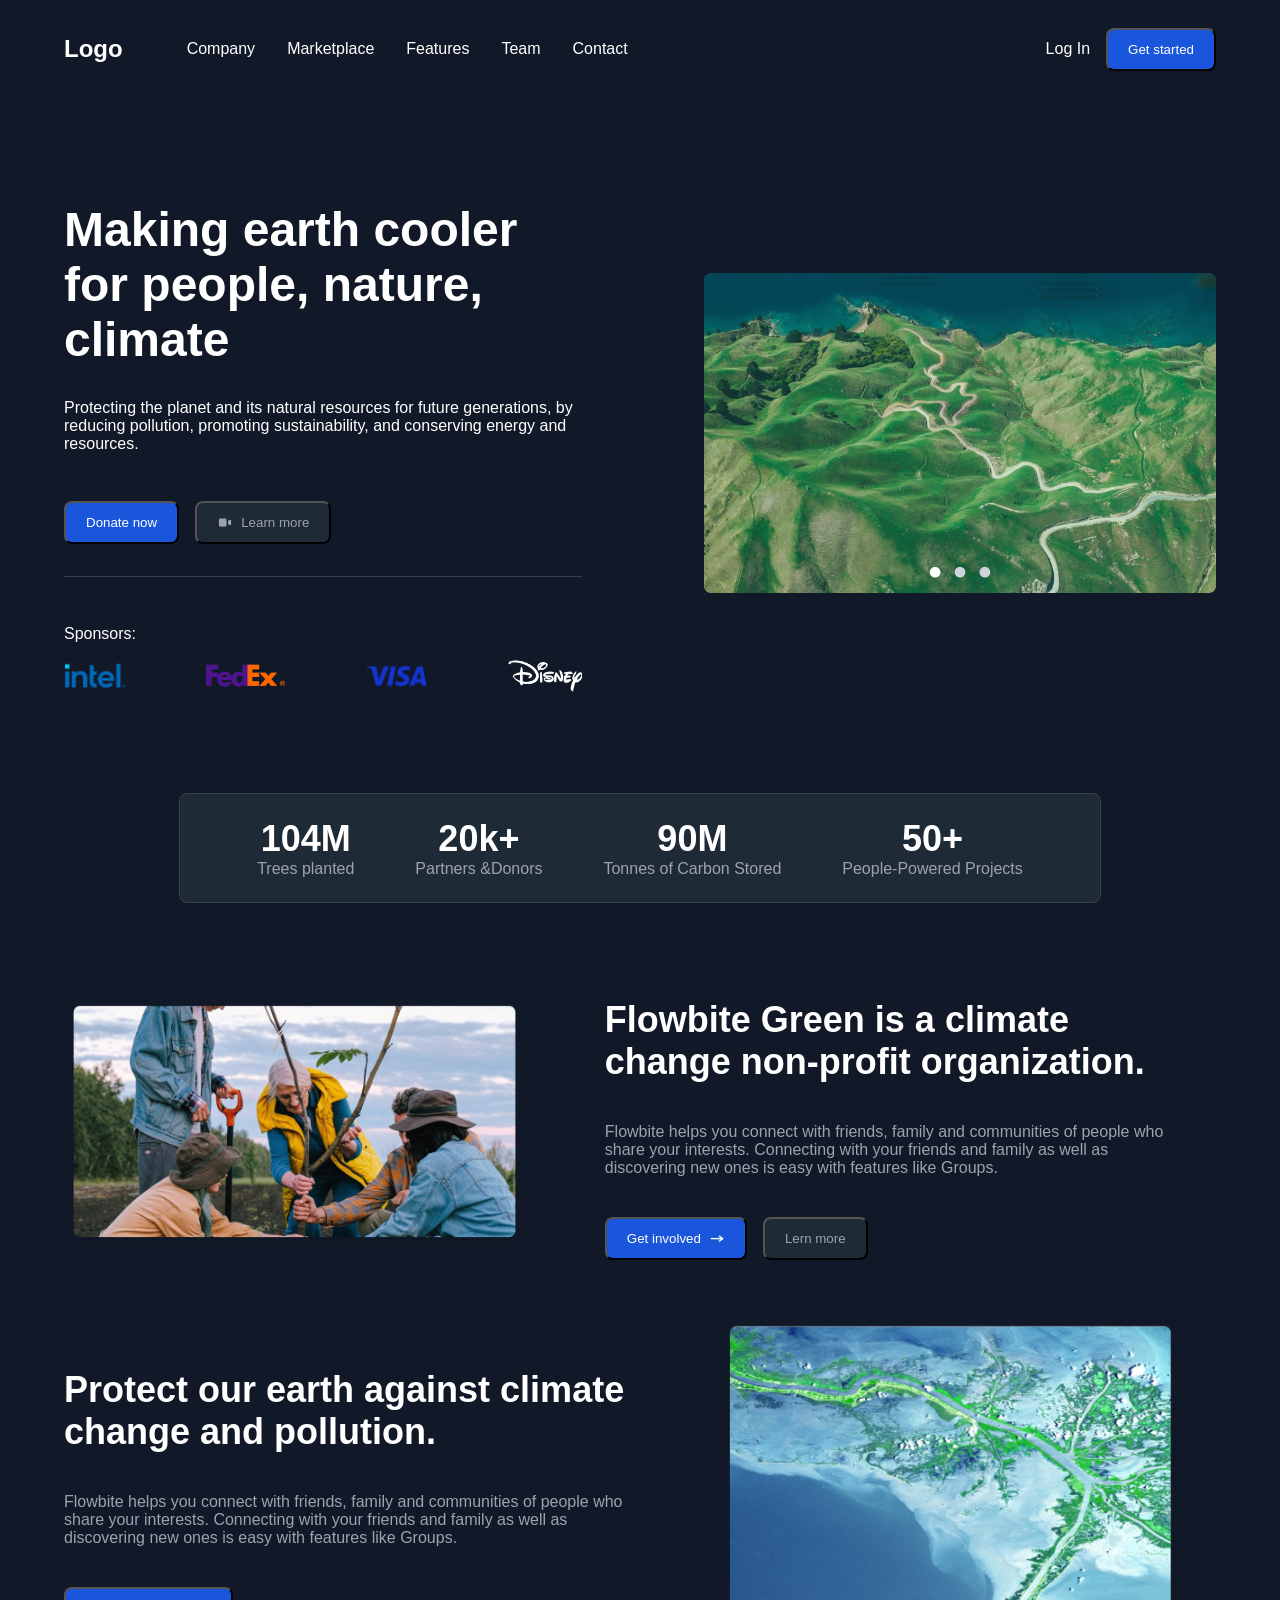
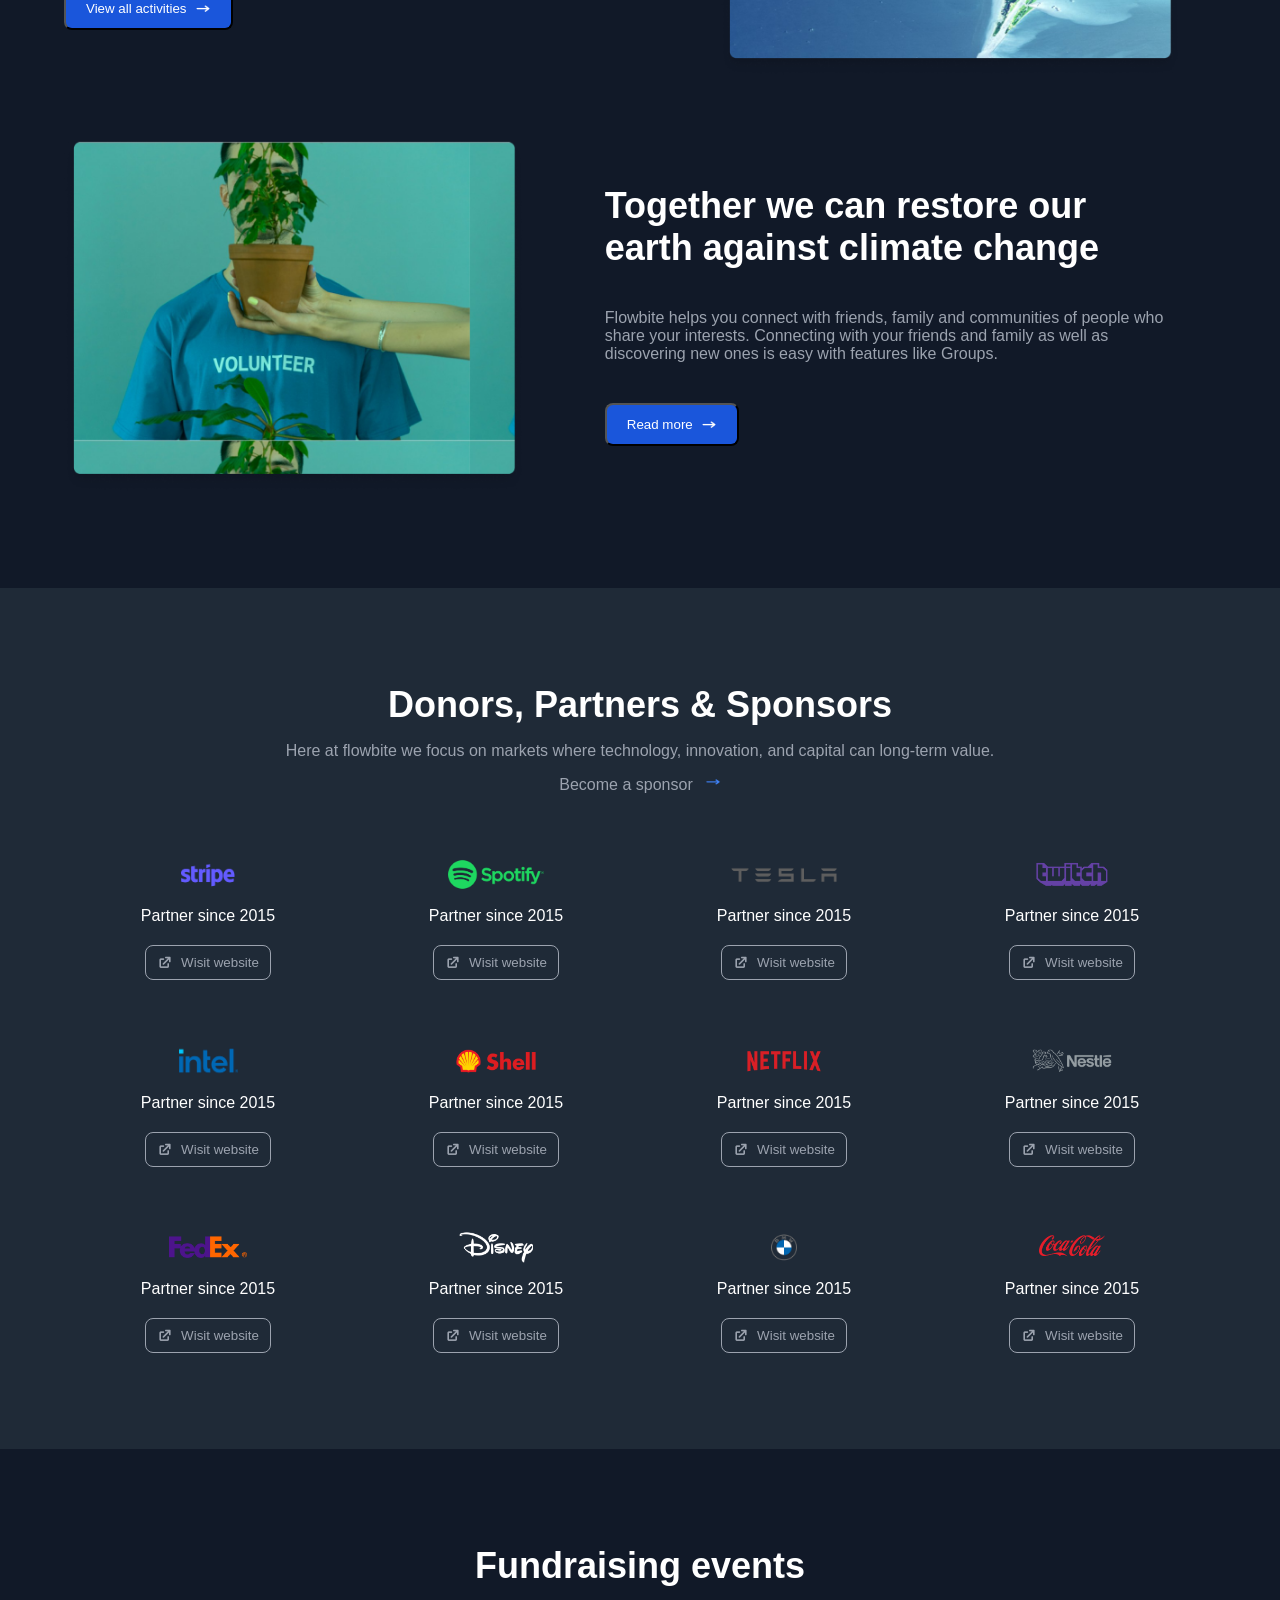
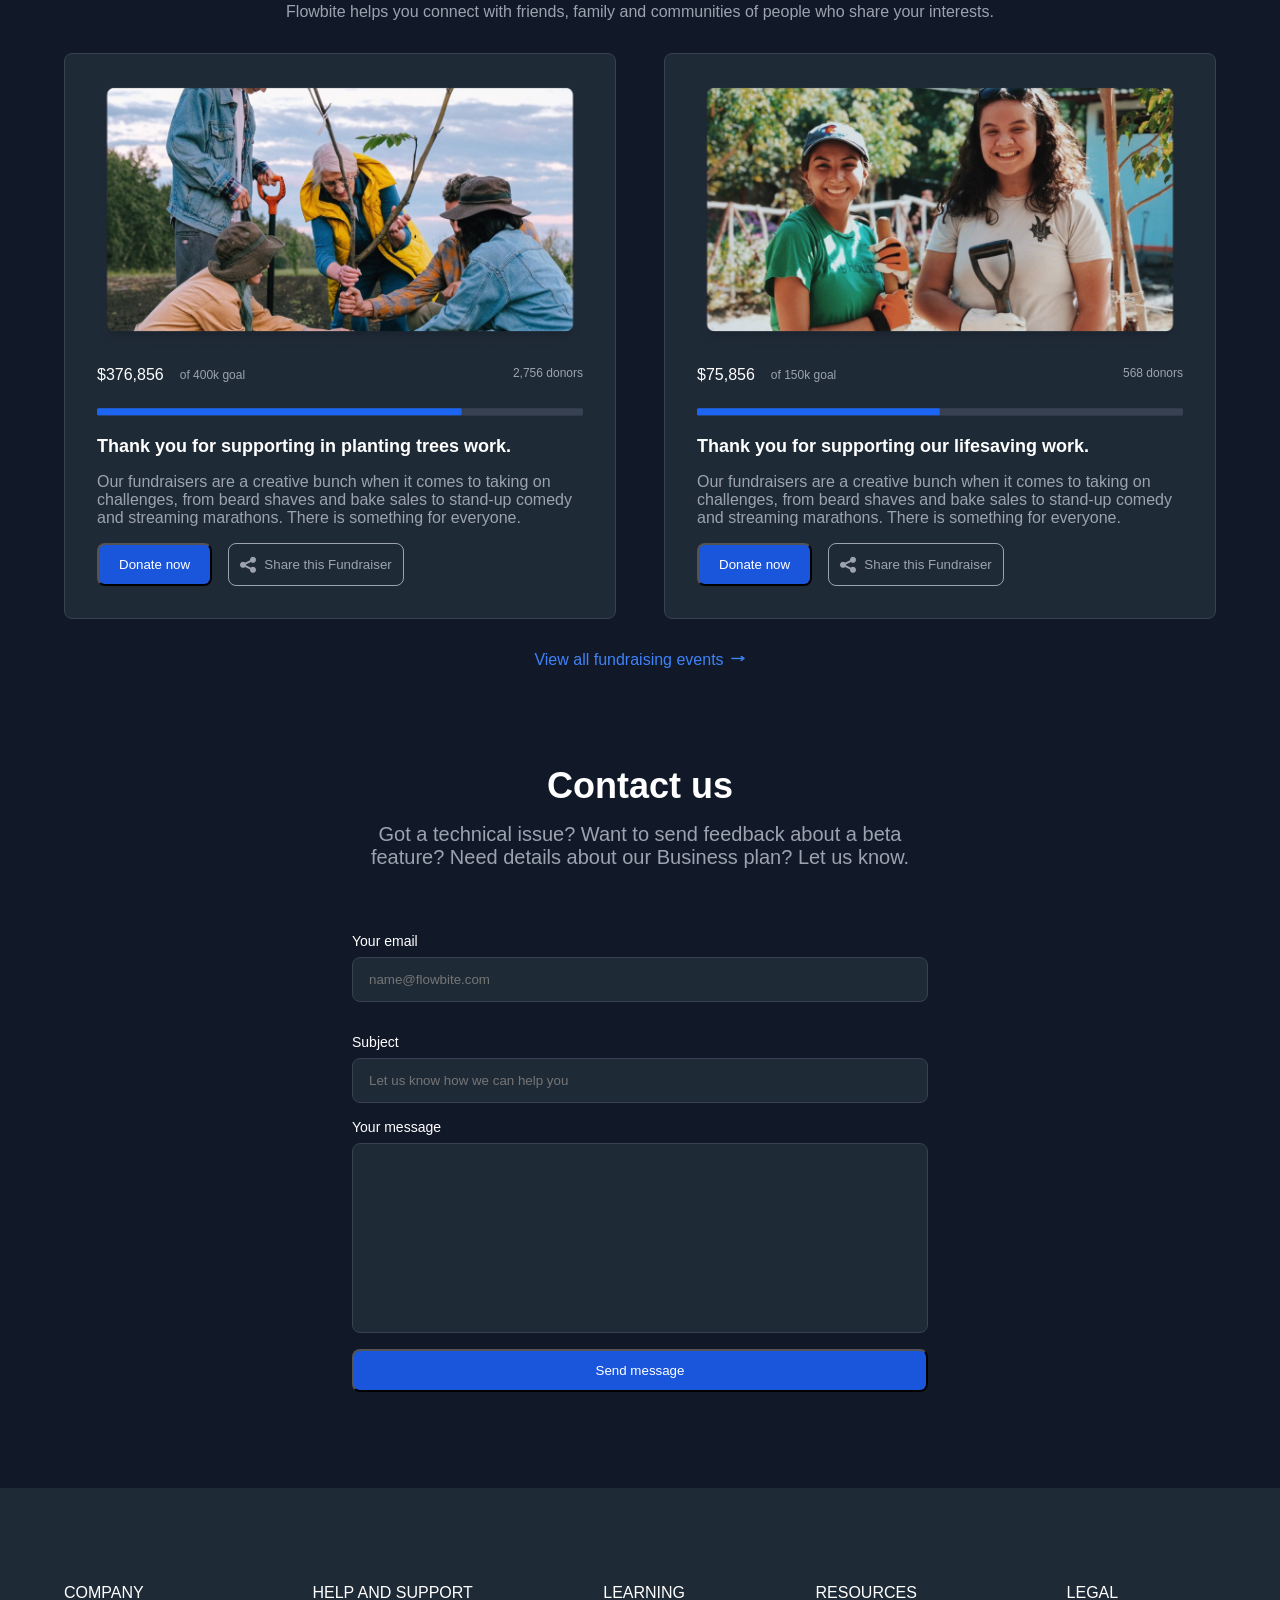
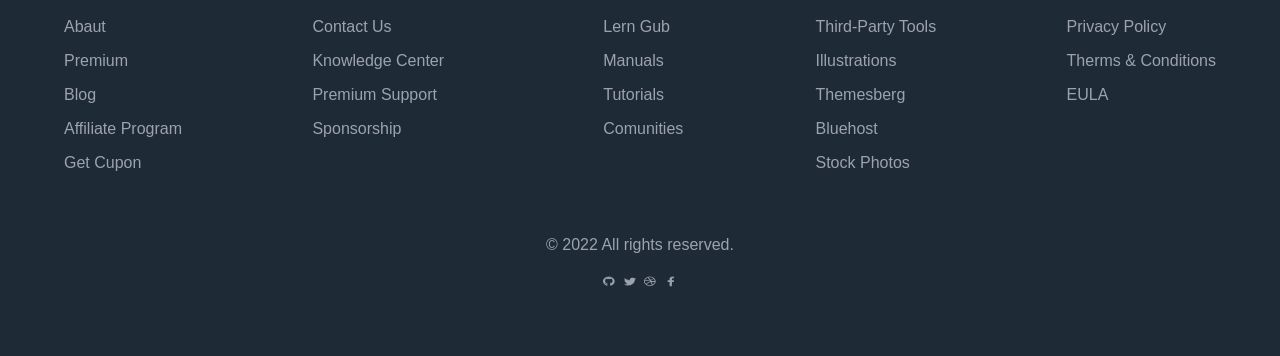
<file: lekcje/ćwiczenie drugie/index.html>
<!DOCTYPE html>
<html lang="en">
  <head>
    <meta charset="UTF-8" />
    <meta name="viewport" content="width=device-width, initial-scale=1.0" />
    <title>Document</title>
    <link rel="stylesheet" href="style.css" />
  </head>

  <body>
    <div class="mainContainer1">
      <div class="mainWrapper navBar">
        <div class="logo">Logo</div>
        <div class="nav">
          <a href="#">Company</a>
          <a href="#">Marketplace</a>
          <a href="#">Features</a><a href="#">Team</a>
          <a href="#">Contact</a>
        </div>

        <img src="images/menu.png" class="toggleMenu" alt="" />

        <div class="login">
          <a href="#">Log In</a>
          <button>Get started</button>
        </div>
      </div>
    </div>
    <div class="mainContainer2">
      <div>
        <header>
          <div>
            <div>
              <h1>Making earth cooler for people, nature, climate</h1>
              <p>
                Protecting the planet and its natural resources for future
                generations, by reducing pollution, promoting sustainability,
                and conserving energy and resources.
              </p>
            </div>
            <div class="buttonWrapper">
              <button>Donate now</button>
              <button class="button2">
                <img
                  class="smallImage"
                  src="images/video-camera.png"
                  alt=""
                />Learn more
              </button>
            </div>
            <div class="sponsors">
              <p>Sponsors:</p>
              <div class="logosContainer">
                <div class="logos">
                  <img src="images/Intel.png" alt="logo intel" />
                </div>
                <div class="logos">
                  <img src="images/Fedex.png" alt="logo Fedex" />
                </div>
                <div class="logos">
                  <img src="images/Visa.png" alt="logo visa" />
                </div>
                <div class="logos">
                  <img src="images/Disney.png" alt="logo disney" />
                </div>
              </div>
            </div>
          </div>

          <img src="images/Carousel.png" alt="logo Carousel" />
        </header>
      </div>
    </div>
    <div class="mainContainer3">
      <div>
        <div class="socialMedia">
          <div class="div">
            <div class="wrapperSocjal">
              <div class="box">
                <div class="nrBox">104M</div>
                <div class="textBox">Trees planted</div>
              </div>
              <div class="box">
                <div class="nrBox">20k+</div>
                <div class="textBox">Partners &Donors</div>
              </div>
              <div class="box">
                <div class="nrBox">90M</div>
                <div class="textBox">Tonnes of Carbon Stored</div>
              </div>
              <div class="box">
                <div class="nrBox">50+</div>
                <div class="textBox">People-Powered Projects</div>
              </div>
            </div>
          </div>
        </div>
      </div>
    </div>

    <div class="mainContainer4">
      <div class="articles">
        <div class="article">
          <img src="images/Mockup.png" alt="" />
          <div class="wrapper">
            <div class="Title">
              Flowbite Green is a climate change non-profit organization.
            </div>
            <p class="textBox">
              Flowbite helps you connect with friends, family and communities of
              people who share your interests. Connecting with your friends and
              family as well as discovering new ones is easy with features like
              Groups.
            </p>
            <div class="wrapperButtons">
              <button>
                <div>Get involved</div>
                <img src="images/arrow-right.png" class="smallImage" alt="" />
              </button>
              <button class="button2">Lern more</button>
            </div>
          </div>
        </div>
        <div class="article">
          <div class="wrapper">
            <div class="Title">
              Protect our earth against climate change and pollution.
            </div>
            <p class="textBox">
              Flowbite helps you connect with friends, family and communities of
              people who share your interests. Connecting with your friends and
              family as well as discovering new ones is easy with features like
              Groups.
            </p>
            <span class="wrapperButtons">
              <button>
                <div>View all activities</div>
                <img src="images/arrow-right.png" class="smallImage" alt="" />
              </button>
            </span>
          </div>
          <img src="images/Mockup (1)1.png" alt="" />
        </div>
        <div class="article">
          <img src="images/Mockup (2).png" alt="" />
          <div class="wrapper">
            <div class="Title">
              Together we can restore our earth against climate change
            </div>
            <p class="textBox">
              Flowbite helps you connect with friends, family and communities of
              people who share your interests. Connecting with your friends and
              family as well as discovering new ones is easy with features like
              Groups.
            </p>
            <span class="wrapperButtons">
              <button>
                <div>Read more</div>
                <img src="images/arrow-right.png" class="smallImage" alt="" />
              </button>
            </span>
          </div>
        </div>
      </div>
    </div>
    <div class="mainContainer5">
      <div>
        <div class="headingWrapper">
          <div class="Title">Donors, Partners & Sponsors</div>
          <div class="textBox">
            Here at flowbite we focus on markets where technology, innovation,
            and capital can long-term value.
          </div>
          <div>
            <div class="textBox">Become a sponsor</div>
            <img
              src="images/arrow-narrow-right.png"
              class="smallImage"
              alt=""
            />
          </div>
        </div>
        <div class="wrapperRows">
          <div class="rowDonors">
            <div class="cardWrapper">
              <div class="topCard">
                <div class="logo"><img src="images/Stripe.png" alt="" /></div>
                Partner since 2015
              </div>
              <button class="buttonCard">
                <img
                  src="images/external-link.png"
                  class="smallImage2"
                  alt=""
                />Wisit website
              </button>
            </div>

            <div class="cardWrapper">
              <div class="topCard">
                <div class="logo"><img src="images/Spotify.png" alt="" /></div>
                Partner since 2015
              </div>
              <button class="buttonCard">
                <img
                  src="images/external-link.png"
                  class="smallImage2"
                  alt=""
                />Wisit website
              </button>
            </div>

            <div class="cardWrapper">
              <div class="topCard">
                <div class="logo"><img src="images/Tesla.png" alt="" /></div>
                Partner since 2015
              </div>
              <button class="buttonCard">
                <img
                  src="images/external-link.png"
                  class="smallImage2"
                  alt=""
                />Wisit website
              </button>
            </div>

            <div class="cardWrapper">
              <div class="topCard">
                <div class="logo"><img src="images/Twitch.png" alt="" /></div>
                Partner since 2015
              </div>
              <button class="buttonCard">
                <img
                  src="images/external-link.png"
                  class="smallImage2"
                  alt=""
                />Wisit website
              </button>
            </div>
          </div>
          <div class="rowDonors">
            <div class="cardWrapper">
              <div class="topCard">
                <div class="logo"><img src="images/Intel.png" alt="" /></div>
                Partner since 2015
              </div>
              <button class="buttonCard">
                <img
                  src="images/external-link.png"
                  class="smallImage2"
                  alt=""
                />Wisit website
              </button>
            </div>

            <div class="cardWrapper">
              <div class="topCard">
                <div class="logo"><img src="images/Shell.png" alt="" /></div>
                Partner since 2015
              </div>
              <button class="buttonCard">
                <img
                  src="images/external-link.png"
                  class="smallImage2"
                  alt=""
                />Wisit website
              </button>
            </div>

            <div class="cardWrapper">
              <div class="topCard">
                <div class="logo"><img src="images/Netflix.png" alt="" /></div>
                Partner since 2015
              </div>
              <button class="buttonCard">
                <img
                  src="images/external-link.png"
                  class="smallImage2"
                  alt=""
                />Wisit website
              </button>
            </div>

            <div class="cardWrapper">
              <div class="topCard">
                <div class="logo"><img src="images/Nestlé.png" alt="" /></div>
                Partner since 2015
              </div>
              <button class="buttonCard">
                <img
                  src="images/external-link.png"
                  class="smallImage2"
                  alt=""
                />Wisit website
              </button>
            </div>
          </div>
          <div class="rowDonors">
            <div class="cardWrapper">
              <div class="topCard">
                <div class="logo"><img src="images/Fedex.png" alt="" /></div>
                Partner since 2015
              </div>
              <button class="buttonCard">
                <img
                  src="images/external-link.png"
                  class="smallImage2"
                  alt=""
                />Wisit website
              </button>
            </div>

            <div class="cardWrapper">
              <div class="topCard">
                <div class="logo"><img src="images/Disney.png" alt="" /></div>
                Partner since 2015
              </div>
              <button class="buttonCard">
                <img
                  src="images/external-link.png"
                  class="smallImage2"
                  alt=""
                />Wisit website
              </button>
            </div>

            <div class="cardWrapper">
              <div class="topCard">
                <div class="logo"><img src="images/BMW.png" alt="" /></div>
                Partner since 2015
              </div>
              <button class="buttonCard">
                <img
                  src="images/external-link.png"
                  class="smallImage2"
                  alt=""
                />Wisit website
              </button>
            </div>

            <div class="cardWrapper">
              <div class="topCard">
                <div class="logo">
                  <img src="images/Coca-Cola.png" alt="" />
                </div>
                Partner since 2015
              </div>
              <button class="buttonCard">
                <img
                  src="images/external-link.png"
                  class="smallImage2"
                  alt=""
                />Wisit website
              </button>
            </div>
          </div>
        </div>
      </div>
    </div>
    <div class="mainContainer6">
      <div>
        <div class="headingWrapper">
          <div class="Title">Fundraising events</div>
          <div class="textBox">
            Flowbite helps you connect with friends, family and communities of
            people who share your interests.
          </div>
        </div>
        <div class="eventsWrapper">
          <div class="event">
            <img src="images/Mockup.png" alt="" />
            <div class="wrapperProgres">
              <div class="label">
                <div class="leftLabel">
                  $376,856
                  <div class="secondLeft">of 400k goal</div>
                </div>
                <div class="rightLabel">2,756 donors</div>
              </div>
              <div class="progres">
                <img src="images/Shape (1).png" class="long" alt="" /><img
                  src="images/Shape.png"
                  alt=""
                />
              </div>
            </div>
            <div class="title">
              Thank you for supporting in planting trees work.
            </div>
            <div class="textBox">
              Our fundraisers are a creative bunch when it comes to taking on
              challenges, from beard shaves and bake sales to stand-up comedy
              and streaming marathons. There is something for everyone.
            </div>

            <div class="eventButtons">
              <button>Donate now</button>
              <button class="buttonCard">
                <img src="images/Vector.png" class="smallImage2" alt="" />Share
                this Fundraiser
              </button>
            </div>
          </div>
          <div class="event">
            <img src="images/Mockup (1).png" alt="" />
            <div class="wrapperProgres">
              <div class="label">
                <div class="leftLabel">
                  $75,856
                  <div class="secondLeft">of 150k goal</div>
                </div>
                <div class="rightLabel">568 donors</div>
              </div>
              <div class="progres">
                <img src="images/Shape (1).png" class="short" alt="" /><img
                  src="images/Shape.png"
                  alt=""
                />
              </div>
            </div>
            <div class="title">
              Thank you for supporting our lifesaving work.
            </div>
            <div class="textBox">
              Our fundraisers are a creative bunch when it comes to taking on
              challenges, from beard shaves and bake sales to stand-up comedy
              and streaming marathons. There is something for everyone.
            </div>

            <div class="eventButtons">
              <button>Donate now</button>
              <button class="buttonCard">
                <img src="images/Vector.png" class="smallImage2" alt="" />Share
                this Fundraiser
              </button>
            </div>
          </div>
        </div>
        <div class="cta">
          View all fundraising events
          <div>
            <img
              src="images/arrow-narrow-right.png"
              class="smallImage"
              alt=""
            />
          </div>
        </div>
      </div>
    </div>
    <div class="mainContainer7">
      <div>
        <div class="contactWrapper">
          <div class="Title">Contact us</div>
          <div class="textBox">
            Got a technical issue? Want to send feedback about a beta feature?
            Need details about our Business plan? Let us know.
          </div>
        </div>
        <div class="formWrapper">
          <div class="form">
            <div class="scw">
              <div class="mailWrapper">
                <label for="email">Your email</label>
                <input
                  type="email"
                  id="email"
                  placeholder="name@flowbite.com"
                />
              </div>
              <div class="inputTitle">
                <label for="title">Subject</label>
                <input
                  type="text"
                  title="title"
                  placeholder="Let us know how we can help you"
                />
              </div>
            </div>
            <div class="message">
              <label for="message">Your message</label>
              <input type="text" id="message" />
            </div>
            <button type="submit">Send message</button>
          </div>
        </div>
      </div>
    </div>
    <div class="mainContainer8">
      <div>
        <footer>
          <div class="linkWrapper">
            <div class="linkKolumn">
              <div class="linkHeading">COMPANY</div>
              <div class="link">
                <a href="" class="textBox">Abaut</a>
                <a href="" class="textBox"> Premium</a>
                <a href="" class="textBox">Blog</a>
                <a href="" class="textBox">Affiliate Program</a>
                <a href="" class="textBox">Get Cupon</a>
              </div>
            </div>
            <div class="linkKolumn">
              <div class="linkHeading">HELP AND SUPPORT</div>
              <div class="link">
                <a href="" class="textBox">Contact Us</a>
                <a href="" class="textBox"> Knowledge Center</a>
                <a href="" class="textBox">Premium Support</a>
                <a href="" class="textBox">Sponsorship</a>
              </div>
            </div>
            <div class="linkKolumn">
              <div class="linkHeading">LEARNING</div>
              <div class="link">
                <a href="" class="textBox">Lern Gub</a>
                <a href="" class="textBox"> Manuals</a>
                <a href="" class="textBox">Tutorials</a>
                <a href="" class="textBox">Comunities</a>
              </div>
            </div>
            <div class="linkKolumn">
              <div class="linkHeading">RESOURCES</div>
              <div class="link">
                <a href="" class="textBox">Third-Party Tools</a>
                <a href="" class="textBox"> Illustrations</a>
                <a href="" class="textBox">Themesberg</a>
                <a href="" class="textBox">Bluehost</a>
                <a href="" class="textBox">Stock Photos</a>
              </div>
            </div>
            <div class="linkKolumn">
              <div class="linkHeading">LEGAL</div>
              <div class="link">
                <a href="" class="textBox">Privacy Policy</a>
                <a href="" class="textBox">Therms & Conditions </a>
                <a href="" class="textBox">EULA</a>
              </div>
            </div>
          </div>
          <div class="socialWrapper textBox">
            <div>© 2022 All rights reserved.</div>
            <div class="socialLinks">
              <img src="images/github.png" alt="" class="smallImage" />
              <img src="images/twitter.png" alt="" class="smallImage" />
              <img src="images/dribbble.png" alt="" class="smallImage" />
              <img src="images/facebook-f.png" alt="" class="smallImage" />
            </div>
          </div>
        </footer>
      </div>
    </div>
  </body>
</html>
</file>
<file: lekcje/ćwiczenie drugie/style.css>
:root {
  @import url("https://fonts.googleapis.com/css2?family=Inter:wght@400;500;600;700;800;900&display=swap");
  --darkNavy: #111928;
  --darkGray: #1f2a37;
  --gray: #374151;
  --lightGray: #9ca3af;
  --white: #fff;
  --buttonColor: #1a56db;
  box-sizing: border-box;
  font-family: "Inter", sans-serif;
  font-size: 16px;
}

*::before,
*::after {
  box-sizing: inherit;
}

body {
  min-width: 320px;
  margin: 0 0;
  font-weight: 500;
  color: var(--white);
  position: relative;
}

.toggleMenu {
  width: 33px;
  display: none;
}

a {
  text-decoration: none;
}

.mainContainer1,
.mainContainer2,
.mainContainer3,
.mainContainer4,
.mainContainer6,
.mainContainer7 {
  background-color: var(--darkNavy);
  display: flex;
  justify-content: center;
}

.mainContainer5,
.mainContainer8 {
  background-color: var(--darkGray);
  display: flex;
  justify-content: center;
}

.mainContainer1> :first-child,
.mainContainer2> :first-child,
.mainContainer3> :first-child,
.mainContainer4> :first-child,
.mainContainer6> :first-child,
.mainContainer7> :first-child,
.mainContainer5> :first-child,
.mainContainer8> :first-child {
  width: min(1980px, 100%);
  padding-left: 5%;
  padding-right:5% ;
}

.smallImage {
  width: 1rem;
  height: 0.8rem;
}

button {
  background-color: var(--buttonColor);
  color: var(--white);
  display: flex;
  justify-content: center;
  align-items: center;
  padding: 12px 20px;
  border-radius: 0.5rem;
  gap: 0.5rem;
}

.button2 {
  background-color: var(--darkGray);
  display: flex;
  align-items: center;
  gap: 0.5rem;
  padding: 12px 20px;
  color: var(--lightGray);
}

h1 {
  font-size: 3rem;
}

.login>a,
.nav>a {
  color: var(--white);
  text-decoration: none;
}

.logo {
  color: var(--white);
  font-size: 1.5rem;
  text-decoration: none;
}

.mainWrapper {
  display: flex;
  align-items: center;
  gap: 4rem;
}

.navBar {
  padding-top: 1.5rem;
}

.logo {
  font-size: 1.5rem;
  font-weight: 600;
}

.nav {
  display: flex;
  align-items: center;
  width: 100%;
  padding: 1rem 0;
  gap: 2rem;
}

.login {
  display: flex;
  align-items: center;
  gap: 1rem;
  flex-shrink: 0;
}

header {
  display: flex;
  justify-content: space-between;
  align-items: center;
  padding: 6rem 0;
}

header>div {
  display: flex;
  flex-direction: column;
  width: 45%;
  gap: 2rem;
}

.logo>img,
.logos>img {
  height: 2.1rem;
}

.logosContainer {
  display: flex;
  justify-content: space-between;
  align-items: center;
  gap: 2rem;
}

.sponsors {
  gap: 12px;
  border-top: 1px solid #374151;
  padding-top: 2rem;
}

.buttonWrapper {
  display: flex;
  gap: 1rem;
}

.socialMedia {
  display: flex;
  justify-content: center;
  padding-bottom: 6rem;
}

.socialMedia>div {
  width: 80%;
}

.wrapperSocjal {
  display: flex;
  justify-content: space-evenly;
  background-color: #1f2a37;
  border: 1px solid #374151;
  padding: 1.5rem 1rem;
  border-radius: 0.5rem;
}

.wrapperSocjal :nth-child(4) {
  border: none;
}

.box {
  display: flex;
  flex-direction: column;
  align-items: center;
  align-content: center;
}

.Title,
.nrBox {
  font-size: 2.25rem;
  font-weight: 800;
}

.title {
  font-size: 18px;
  font-weight: 700;
}

.textBox {
  color: #9ca3af;
  font-weight: 400;
}

.articles {
  display: flex;
  flex-direction: column;
  gap: 4rem;
  padding-bottom: 6rem;
}

.article {
  display: flex;
  align-items: center;
  gap: 5rem;
}

.wrapper {
  display: flex;
  flex-direction: column;
  gap: 1.5rem;
  width: 50%;
}

.article>img {
  width: 40%;
}

.wrapperButtons {
  display: flex;
  gap: 1rem;
}

.mainContainer5>div {
  display: flex;
  flex-direction: column;
  width: 100%;
  gap: 4rem;
  padding: 96px 0;
}

.headingWrapper {
  display: flex;
  flex-direction: column;
  align-items: center;
  gap: 1rem;
}

.headingWrapper div {
  display: flex;
  gap: 0.75rem;
}

.wrapperRows {
  display: flex;
  flex-direction: column;
  gap: 4rem;
}

.rowDonors {
  display: flex;
  flex-wrap: wrap;
  justify-content: space-around;
}

.cardWrapper {
  display: flex;
  flex-direction: column;
  align-items: center;
  gap: 1.25rem;
}

.topCard {
  display: flex;
  flex-direction: column;
  align-items: center;
  gap: 0.62rem;
}

.buttonCard {
  color: var(--lightGray);
  background-color: var(--Gray);
  border: 1px solid var(--lightGray);
  border-radius: 0.5rem;
  padding: 0.5rem 0.7rem;
}

.smallImage2 {
  width: 1rem;
}

.mainContainer6>div {
  display: flex;
  flex-direction: column;
  align-items: center;
  gap: 2rem;
  padding: 96px 0;
}

.cta {
  display: flex;
  gap: 6px;
  color: #3f83f8;
}

.eventsWrapper {
  display: flex;
  gap: 3rem;
}

.event {
  display: flex;
  flex-direction: column;
  gap: 1rem;
  padding: 2rem;
  background-color: var(--darkGray);
  border: 1px solid var(--gray);
  border-radius: 0.5rem;
}

.eventButtons {
  display: flex;
  gap: 1rem;
}

.event>img {
  width: 100%;
}

.label {
  display: flex;
  justify-content: space-between;
}

.leftLabel {
  display: flex;
  align-items: center;
  gap: 1rem;
}

.rightLabel,
.secondLeft {
  display: flex;
  gap: 1rem;
  font-size: 12px;
  font-weight: 400;
  color: var(--lightGray);
}

.progres {
  position: relative;
}

.progres :first-child {
  position: relative;
  left: 0;
  top: 1.15rem;
}

img[src="images/Shape (1).png"] {
  height: 0.5rem;
}

img[src="images/Shape.png"] {
  width: 100%;
  height: 0.5rem;
}

.long {
  width: 75%;
}

.short {
  width: 50%;
}
.mainContainer7>div {
  display: flex;
  flex-direction: column;
  justify-content: center;
  align-items: center;
  padding-bottom: 6rem;
  gap: 4rem;
}

.contactWrapper {
  display: flex;
  flex-direction: column;
  gap: 1rem;
  align-items: center;
  width: 50%;
}

.contactWrapper>.textBox {
  text-align: center;
  font-size: 20px;
  font-weight: 400;
}

.formWrapper {
  display: flex;
  flex-direction: column;
  gap: 1.5rem;
  width: 50%;
}

.form {
  display: flex;
  flex-direction: column;
  gap: 1rem;
}

.scw {
  display: flex;
  flex-direction: column;
  gap: 2rem;
}

.mailWrapper,
.inputTitle,
.message {
  display: flex;
  flex-direction: column;
  gap: 0.5rem;
}

.form input {
  border: 1px solid var(--gray);
  border-radius: 0.5rem;
  padding: 14px 16px;
  background-color: var(--darkGray);
}

#message {
  height: 10rem;
}

.form button {
  /* width: fit-content; */
  justify-content: center;
}

.form label {
  font-size: 14px;
  font-weight: 500px;
}

.mainContainer8 {
  padding-top: 96px;
  padding-bottom: 64px;
}

.linkWrapper {
  display: flex;
  justify-content: space-between;
}

.linkKolumn {
  display: flex;
  flex-direction: column;
  gap: 1rem;
}

.link {
  display: flex;
  flex-direction: column;
  gap: 1rem;
}

.socialWrapper {
  display: flex;
  flex-direction: column;
  align-items: center;
  gap: 1.25rem;
}

footer {
  display: flex;
  flex-direction: column;
  gap: 4rem;
}

@media (max-width: 1024px) {
  :root {
    font-size: 14px;
  }
}

@media (max-width: 768px) {
  :root {
    font-size: 16px;
  }

  .article>img,
  .sponsors>p,
  .nav,
  .login {
    display: none;
  }

  .toggleMenu {
    display: block;
  }

  .toggleMenu img {
    width: 33px;
  }

  .mainContainer1> :first-child {
    justify-content: space-between;
    padding-top: 1.5rem;
  }

  .mainContainer1> :first-child,
  .mainContainer2> :first-child,
  .mainContainer3> :first-child,
  .mainContainer4> :first-child,
  .mainContainer6> :first-child,
  .mainContainer7> :first-child,
  .mainContainer5> :first-child,
  .mainContainer8> :first-child {
    padding: 2rem 1rem;
  }
  
  .logosContainer{
    gap:.1rem;
  }

  header {
    flex-direction: column;
  }

  header>div {
    width: 100%;
    gap: 1rem;
  }

  .buttonWrapper {
    flex-direction: column;
    gap: 1rem;
  }

  .sponsors {
    padding: 0;
    border: none;
  }

  .wrapper,
  .wrapperSocjal {
    padding-bottom: 2rem;
    flex-direction: column;
    gap: 2rem;
  }
  .wrapper,
  .socialMedia>div {
    width: 100%;
  }

  .rowDonors {
    gap: 1rem;
  }

  .eventsWrapper {
    flex-direction: column;
  }

  .event {
    padding: 0.5rem;
  }

  .headingWrapper>.textBox,
  .headingWrapper>.Title {
    text-align: center;
  }

  .eventButtons {
    flex-direction: column;
    gap: 1rem;
  }

  .linkWrapper {
    flex-direction: column;
    gap: 2rem;
  }
  .contactWrapper,
  .formWrapper {
    width: 95%;
  }
}
</file>
